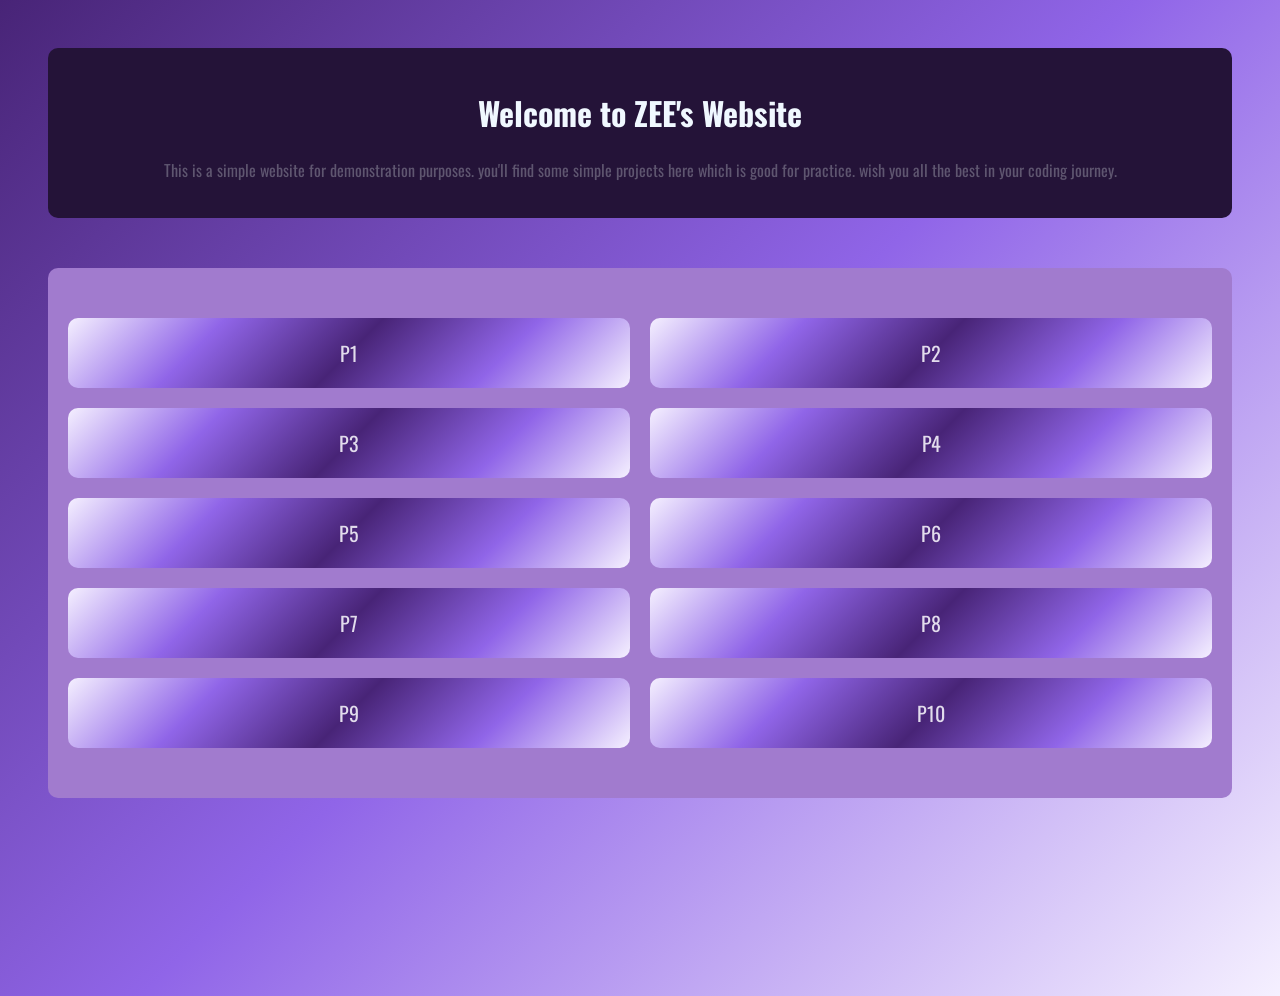
<file: index.html>
<!doctype html>
<html lang="en">
  <head>
    <meta charset="UTF-8" />
    <meta name="viewport" content="width=device-width, initial-scale=1.0" />
    <title>Document</title>
    <link rel="stylesheet" href="style.css" />
    <link rel="preconnect" href="https://fonts.googleapis.com" />
    <link rel="preconnect" href="https://fonts.gstatic.com" crossorigin />
    <link
      href="https://fonts.googleapis.com/css2?family=Oswald:wght@200..700&display=swap"
      rel="stylesheet"
    />
  </head>
  <body>
    <header>
      <h1>Welcome to ZEE's Website</h1>
      <p>This is a simple website for demonstration purposes. you'll find some simple projects here which is good for practice.
        wish you all the best in your coding journey.
      </p>
    </header>
    <section class="links">
      <a href="/Practice/P1/index.html">P1</a>
      <a href="/Practice/P2/index.html">P2</a>
      <a href="/Practice/P3/index.html">P3</a>
      <a href="/Practice/P4/index.html">P4</a>
      <a href="/Practice/P5/index.html">P5</a>
      <a href="/Practice/P6/index.html">P6</a>
      <a href="/Practice/P7/index.html">P7</a>
      <a href="/Practice/P8/index.html">P8</a>
      <a href="/Practice/P9/index.html">P9</a>
      <a href="/Practice/P10/index.html">P10</a>
    </section>
  </body>
</html>
</file>
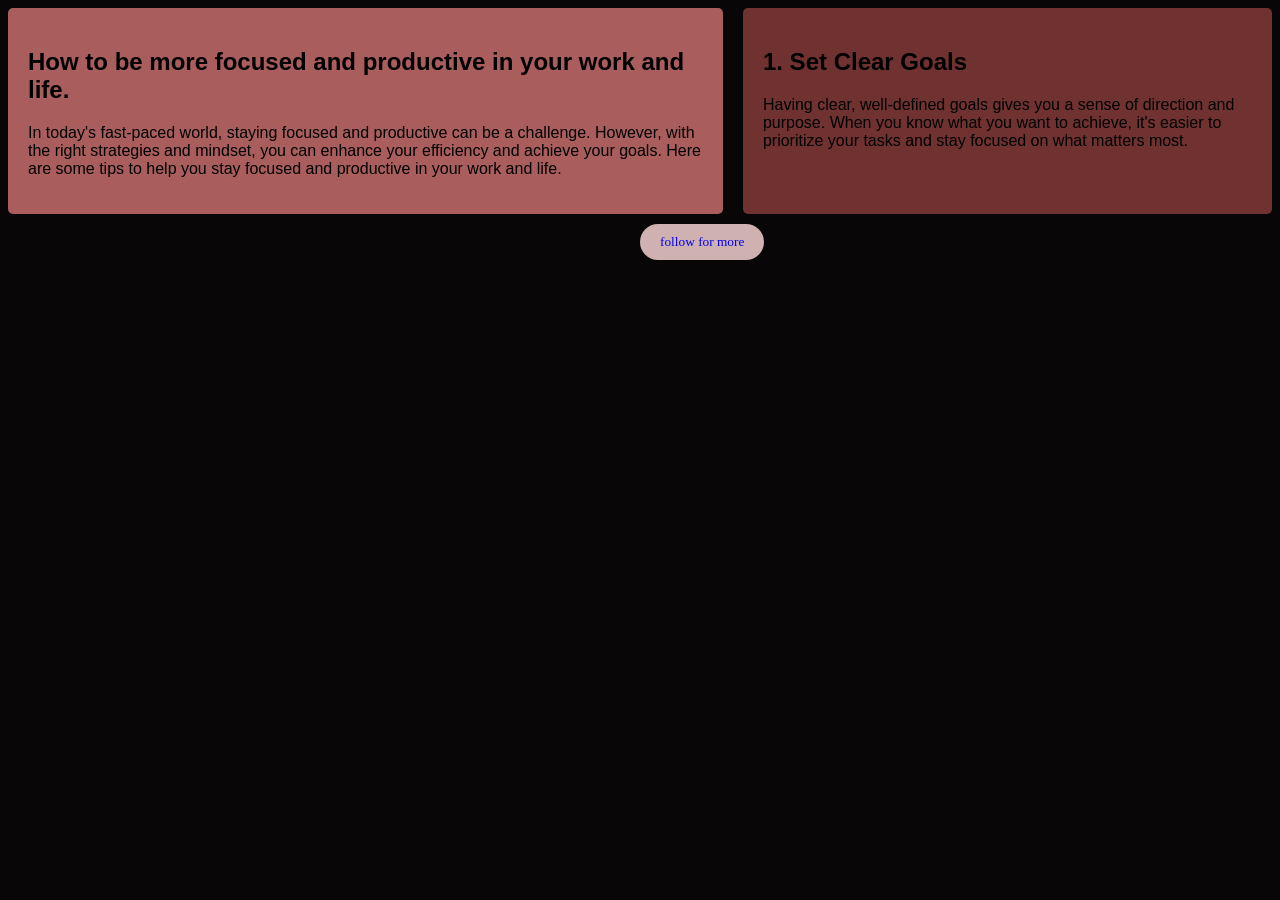
<file: homework/index.html>
<!DOCTYPE html>
<html lang="en">
<head>
    <meta charset="UTF-8">
    <meta name="viewport" content="width=, initial-scale=1.0">
    <link rel="stylesheet" href="style.css">
    <title>Document</title>
</head>
<body>
    <div id="pd">
    <div id="d1">
        <h2>
            How to be more focused and productive in your work and life.
        </h2>
        <p>
            In today's fast-paced world, staying focused and productive can be a challenge. However, with the right strategies and mindset, you can enhance your efficiency and achieve your goals. Here are some tips to help you stay focused and productive in your work and life.
        </p>
    </div>
    <div id="d2">
        <h2>
            1. Set Clear Goals
        </h2>
        <p>
            Having clear, well-defined goals gives you a sense of direction and purpose. When you know what you want to achieve, it's easier to prioritize your tasks and stay focused on what matters most.
        </p>
    </div>
    
    </div>
    <button>
     <a href="https://www.health.harvard.edu/mind-and-mood/tips-to-improve-concentration">follow for more</a>
    </button>
</body>
</html>
</file>
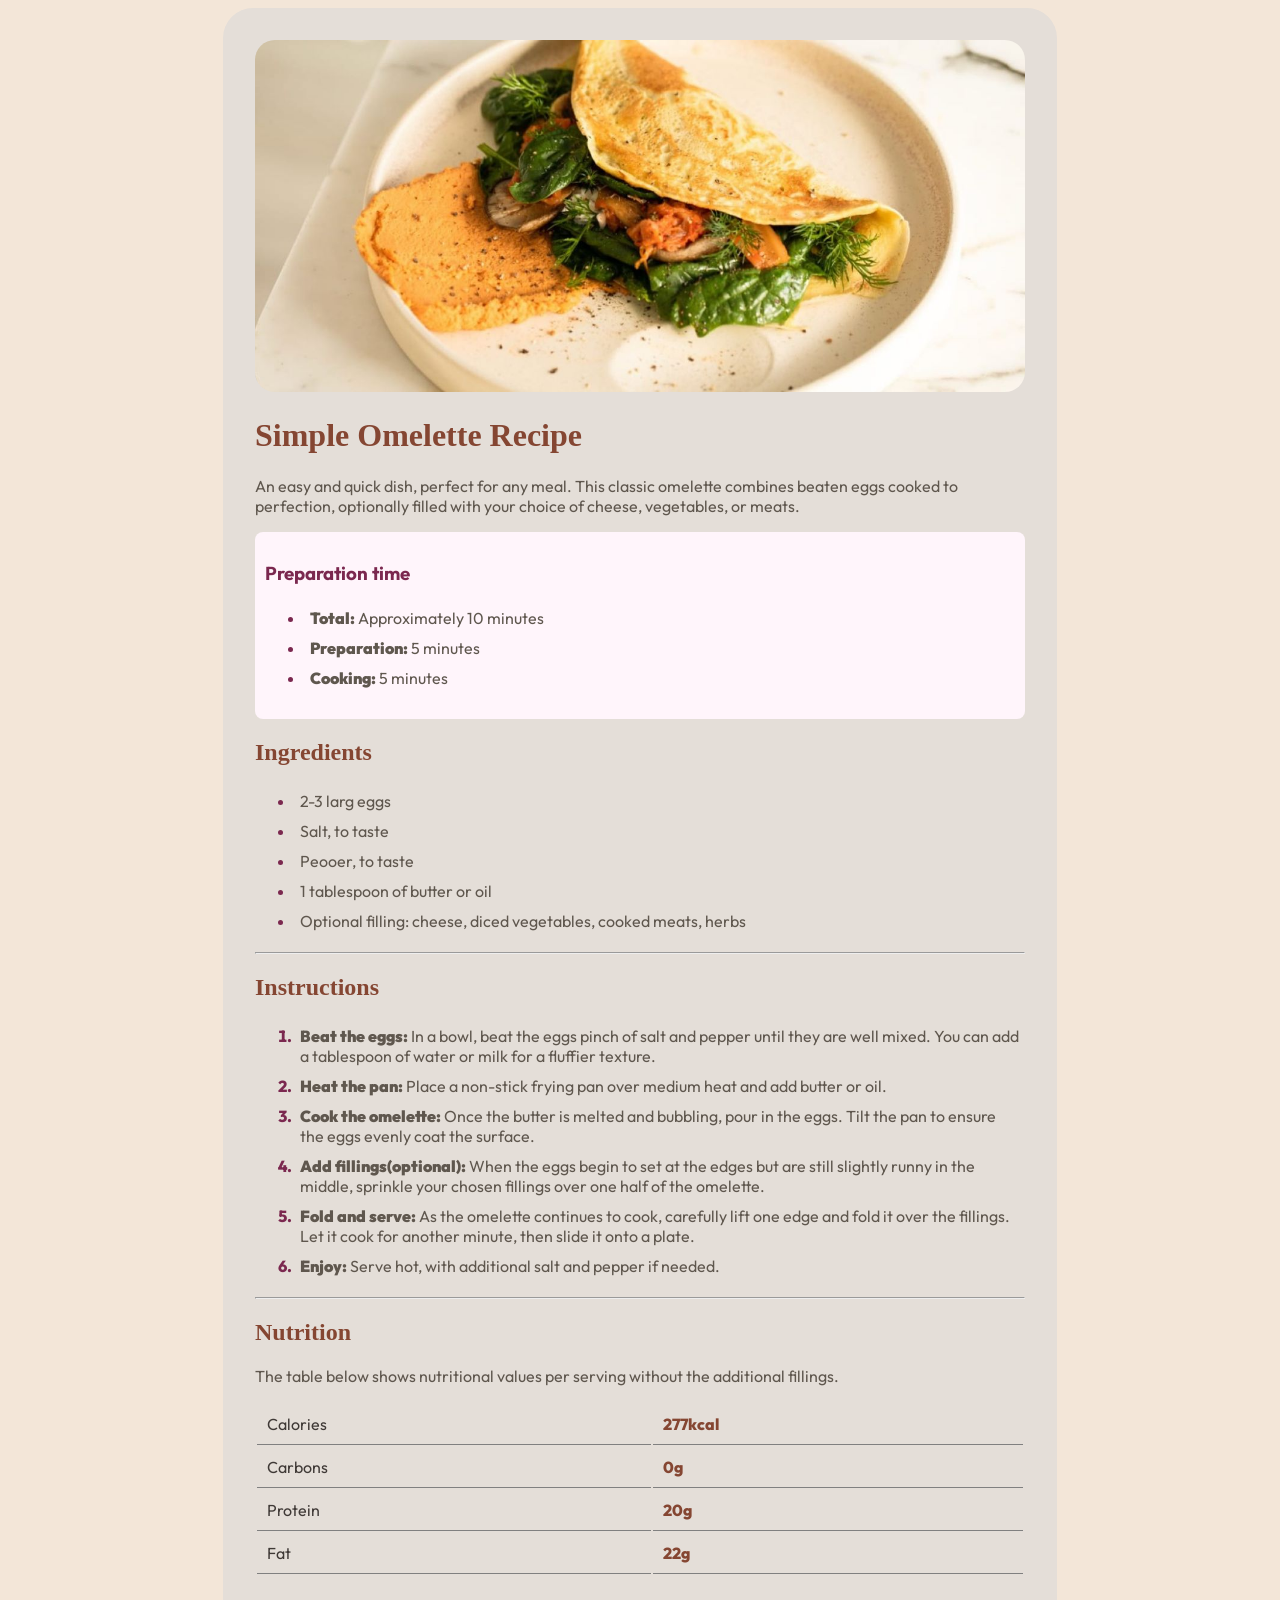
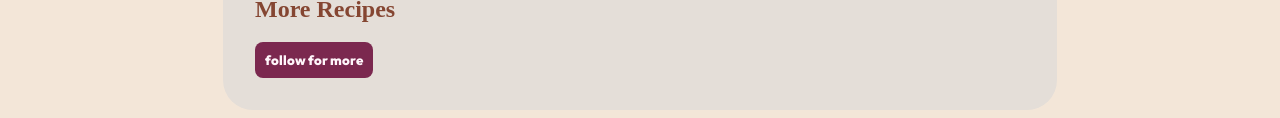
<file: Practice/index.html>
<!DOCTYPE html>
<html lang="en">
<head>
    <meta charset="UTF-8">
    <meta name="viewport" content="width=device-width, initial-scale=1.0">
    <title>Document</title>
    <link rel="stylesheet" href="style.css">
    <link rel="preconnect" href="https://fonts.googleapis.com">
<link rel="preconnect" href="https://fonts.gstatic.com" crossorigin>
<link href="https://fonts.googleapis.com/css2?family=Young+Serif&display=swap" rel="stylesheet">
<link rel="preconnect" href="https://fonts.googleapis.com">
<link rel="preconnect" href="https://fonts.gstatic.com" crossorigin>
<link href="https://fonts.googleapis.com/css2?family=Outfit:wght@100..900&display=swap" rel="stylesheet">
<script src="index.js"></script>
</head>
<body>
    <div id="bd">
        <img src="/emgs/meal.jpg" alt="omelette" width="100%">
        <h1>
            Simple Omelette Recipe
        </h1>
        <p>
            An easy and quick dish, perfect for any meal. This classic omelette
          combines beaten eggs cooked to perfection, optionally filled with your
          choice of cheese, vegetables, or meats.
        </p>
        <div id="d2">
            <h3>
                Preparation time
            </h3>
            <ul>
                <li>
                 <span> Total:</span> Approximately 10 minutes
                </li>
                <li>
                    <span>Preparation:</span> 5 minutes
                </li>
                <li>
                    <span>Cooking:</span> 5 minutes
                </li>
            </ul>
        </div>
        <div id="d3">
            <h2>
                Ingredients
            </h2>
            <ul>
                <li>
                    2-3 larg eggs
                </li>
                <li>
                    Salt, to taste
                </li>
                <li>
                    Peooer, to taste
                </li>
                <li>
                    1 tablespoon of butter or oil
                </li>
                <li>
                    Optional filling: cheese, diced vegetables, cooked meats, herbs
                </li>
            </ul>
        </div>
        <hr>
        <div>
            <h2>
                Instructions
            </h2>
            <ol>
            <li>
                <span>
                    Beat the eggs:
                </span>
                In a bowl, beat the eggs pinch of salt and pepper until they are well mixed. You can add a tablespoon of water or milk for a fluffier texture.
            </li>
            <li>
                <span>Heat the pan:</span>
                Place a non-stick frying pan over medium heat and add butter or oil.
            </li>
            <li>
                <span>Cook the omelette:</span>
                Once the butter is melted and bubbling, pour in the eggs. Tilt the pan to ensure the eggs evenly coat the surface.
            </li>
            <li>
                <span>Add fillings(optional):</span>
                When the eggs begin to set at the edges but are still slightly runny in the middle, sprinkle your chosen fillings over one half of the omelette.
            </li>
            <li>
                <span>Fold and serve:</span>
                 As the omelette continues to cook, carefully lift one edge and fold it over the fillings. Let it cook for another minute, then slide it onto a plate.
            </li>
            <li>
                <span>Enjoy:</span>
                Serve hot, with additional salt and pepper if needed.
            </li>
            </ol>
        </div>
        <hr>
        <div>
            <h2>Nutrition</h2>
            <p>The table below shows nutritional values per serving without the additional fillings.</p>
        <table>
            <tr>
                <td>
                    Calories
                </td>
                <td class="nb">
                    277kcal
                </td>
            </tr>
            <tr>
                <td>
                    Carbons
                </td>
                <td class="nb">
                    0g
                </td>
            </tr>
            <tr>
                <td>
                    Protein
                </td>
                <td class="nb">
                    20g
                </td>
            </tr>
            <tr>
                <td>
                    Fat
                </td>
                <td class="nb">
                    22g
                </td>
            </tr>
        </table>
        </div>
        <h2 id="more-recipes">More Recipes</h2>
        <button onclick="testf()">follow for more</button>
    </div>

    
</body>
</html>
</file>
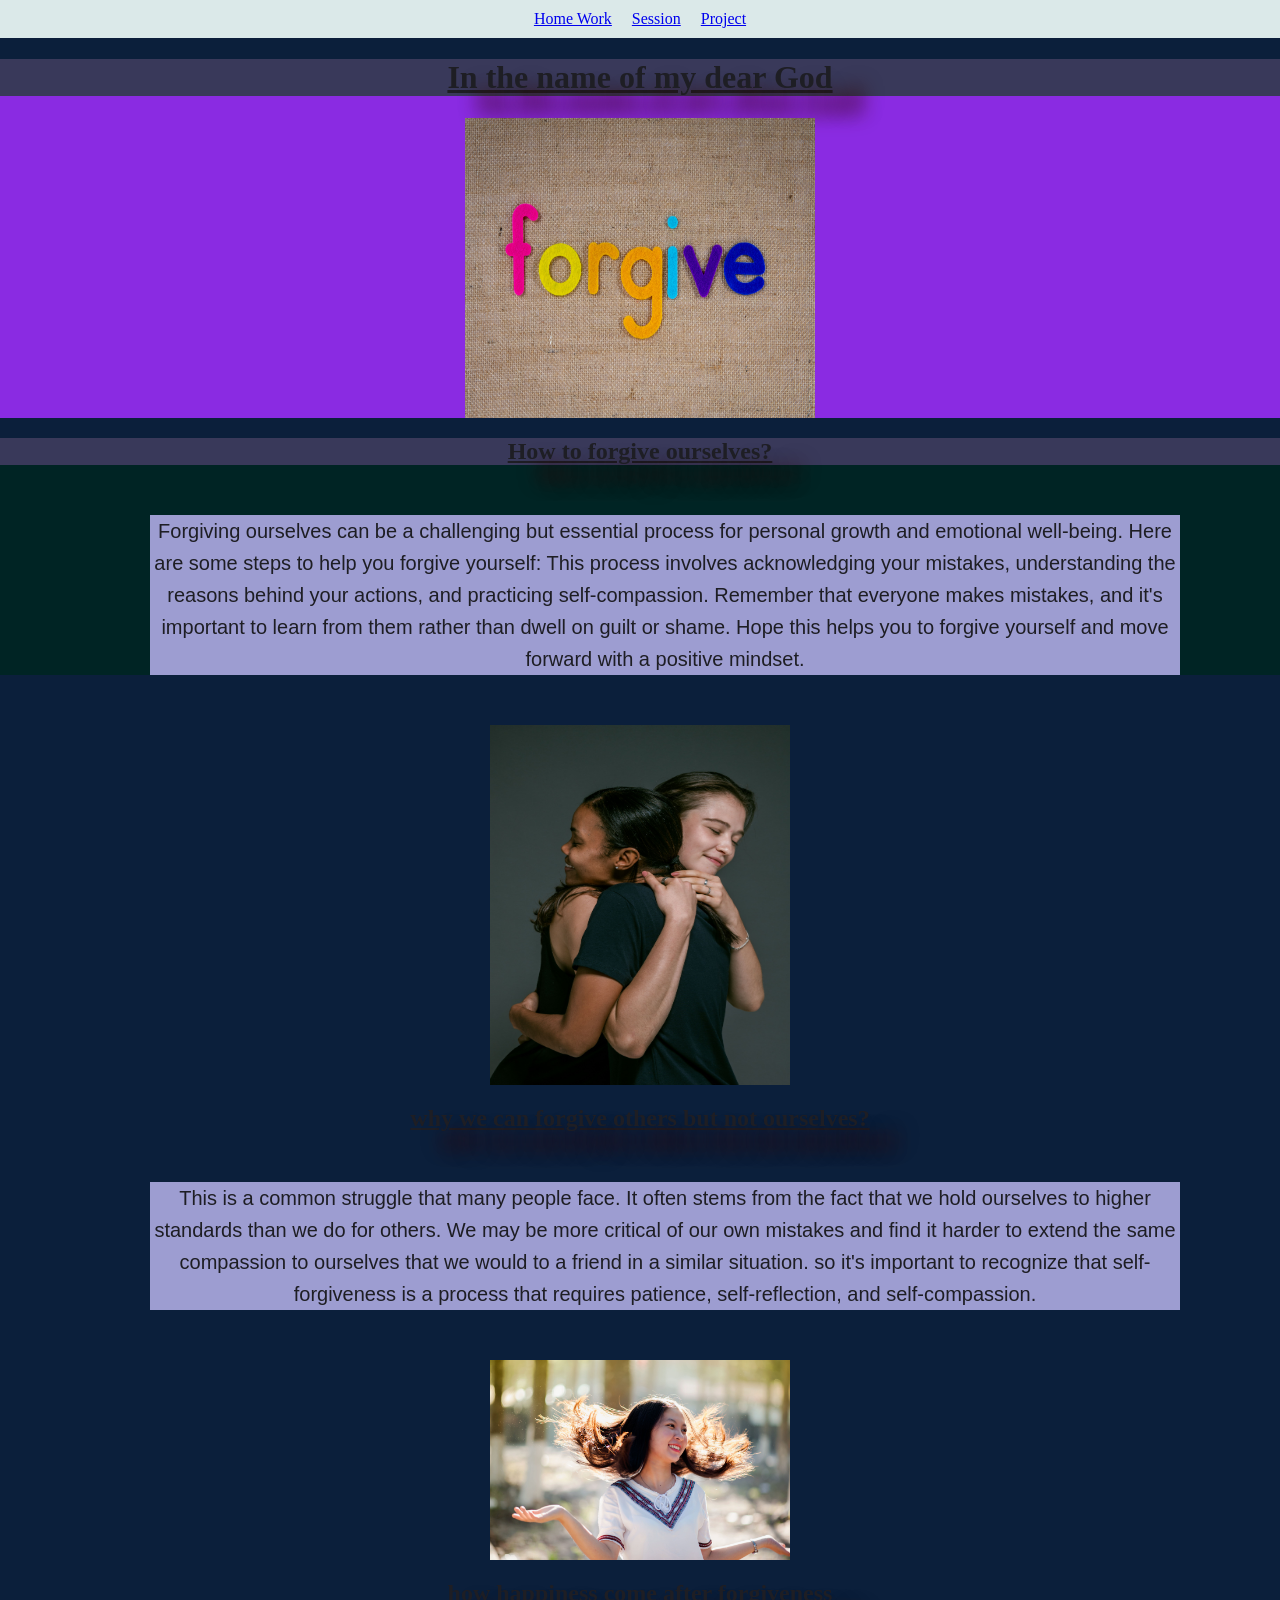
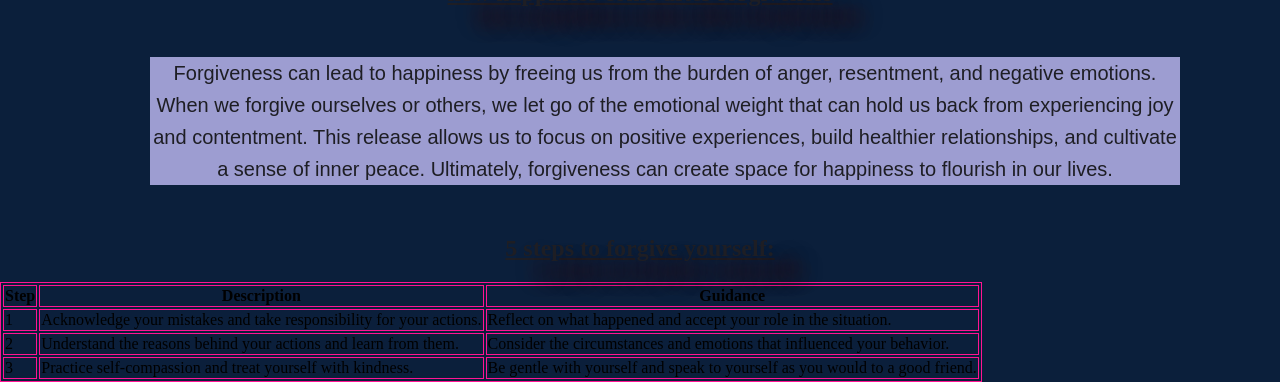
<file: Practice/P2/index.html>
<!doctype html>
<html lang="en">
  <head>
    <meta charset="UTF-8" />
    <meta name="viewport" content="width=device-width, initial-scale=1.0" />
    <title>Home Work</title>
    <style>
     
      #d1{ background-color: blueviolet;
        
      }
      #d2{ background-color: rgb(0, 36, 36);
        
      }
       div {
        background-color: rgb(112, 175, 175);
      }
      .hs{
        background-color: rgb(57, 57, 90);
      }
      body {
        background-color: #0B1F3B;
        margin: 0; 
        
      }
      tr:hover {
        background-color: coral;
      }

      table,
      th,
      td {
        border: 1px solid;
        table-layout: fixed;
        border-color: deeppink;
        border-style: bold;
      }
      h1,
      h2 {
        color: rgb(30, 30, 36);
        text-align: center;
        text-shadow: 30px 20px 20px rgb(50, 0, 0);
        text-decoration: underline;
      }
      p {
        font-size: 20px;
        text-align: center;
        color: rgb(30, 30, 36);
        font-family: Arial, sans-serif;
        background-color: rgb(157, 157, 209);
        line-height: 1.6;
        margin-top: 50px;
        margin-bottom: 50px;
        margin-left: 150px;
        margin-right: 100px;
      }
      img {
        display: block;
        margin-left: auto;
        margin-right: auto;
      }
      nav {
        background-color: rgb(219, 233, 233);
        padding: 10px;
        text-align: center;
        display: flex;
        justify-content: center;
        gap: 20px;
        position: sticky;
        top: 0px;

      }
    </style>
  </head>

  <body>
    <nav>
      <a href="homework/index.html">Home Work</a>
      <a href="/session/index.html">Session</a>
      <a href="https://first-zees-project.netlify.app/">Project</a>
    </nav>
    <div id="d1">
      <h1 class="hs">In the name of my dear God</h1>
      <img
        src="/emgs/forgive.jpg"
        alt="forgive image"
        width="350"
        height="300"
      />
    </div>
    <div id="d2">
      <h2 class="hs">How to forgive ourselves?</h2>
      <p>
        Forgiving ourselves can be a challenging but essential process for
        personal growth and emotional well-being. Here are some steps to help
        you forgive yourself: This process involves acknowledging your mistakes,
        understanding the reasons behind your actions, and practicing
        self-compassion. Remember that everyone makes mistakes, and it's
        important to learn from them rather than dwell on guilt or shame. Hope
        this helps you to forgive yourself and move forward with a positive
        mindset.
      </p>
    </div>
    <img
      src="/emgs/forgiving-others.jpg"
      id="image"
      alt="Forgiveness Image"
      width="300"
      height="360"
    />
    <h2>why we can forgive others but not ourselves?</h2>
    <p>
      This is a common struggle that many people face. It often stems from the
      fact that we hold ourselves to higher standards than we do for others. We
      may be more critical of our own mistakes and find it harder to extend the
      same compassion to ourselves that we would to a friend in a similar
      situation. so it's important to recognize that self-forgiveness is a
      process that requires patience, self-reflection, and self-compassion.
    </p>
    <img src="/emgs/happy.jpg" alt=" Happy Image" width="300" height="200" />
    <h2>how happiness come after forgiveness</h2>
    <p>
      Forgiveness can lead to happiness by freeing us from the burden of anger,
      resentment, and negative emotions. When we forgive ourselves or others, we
      let go of the emotional weight that can hold us back from experiencing joy
      and contentment. This release allows us to focus on positive experiences,
      build healthier relationships, and cultivate a sense of inner peace.
      Ultimately, forgiveness can create space for happiness to flourish in our
      lives.
    </p>

    <h2>5 steps to forgive yourself:</h2>
    <table>
      <tr>
        <th>Step</th>
        <th>Description</th>
        <th>Guidance</th>
      </tr>
      <tr>
        <td>1</td>
        <td>
          Acknowledge your mistakes and take responsibility for your actions.
        </td>
        <td>Reflect on what happened and accept your role in the situation.</td>
      </tr>
      <tr>
        <td>2</td>
        <td>Understand the reasons behind your actions and learn from them.</td>
        <td>
          Consider the circumstances and emotions that influenced your behavior.
        </td>
      </tr>
      <tr>
        <td>3</td>
        <td>Practice self-compassion and treat yourself with kindness.</td>
        <td>
          Be gentle with yourself and speak to yourself as you would to a good
          friend.
        </td>
      </tr>
    </table>
  </body>
</html>
</file>
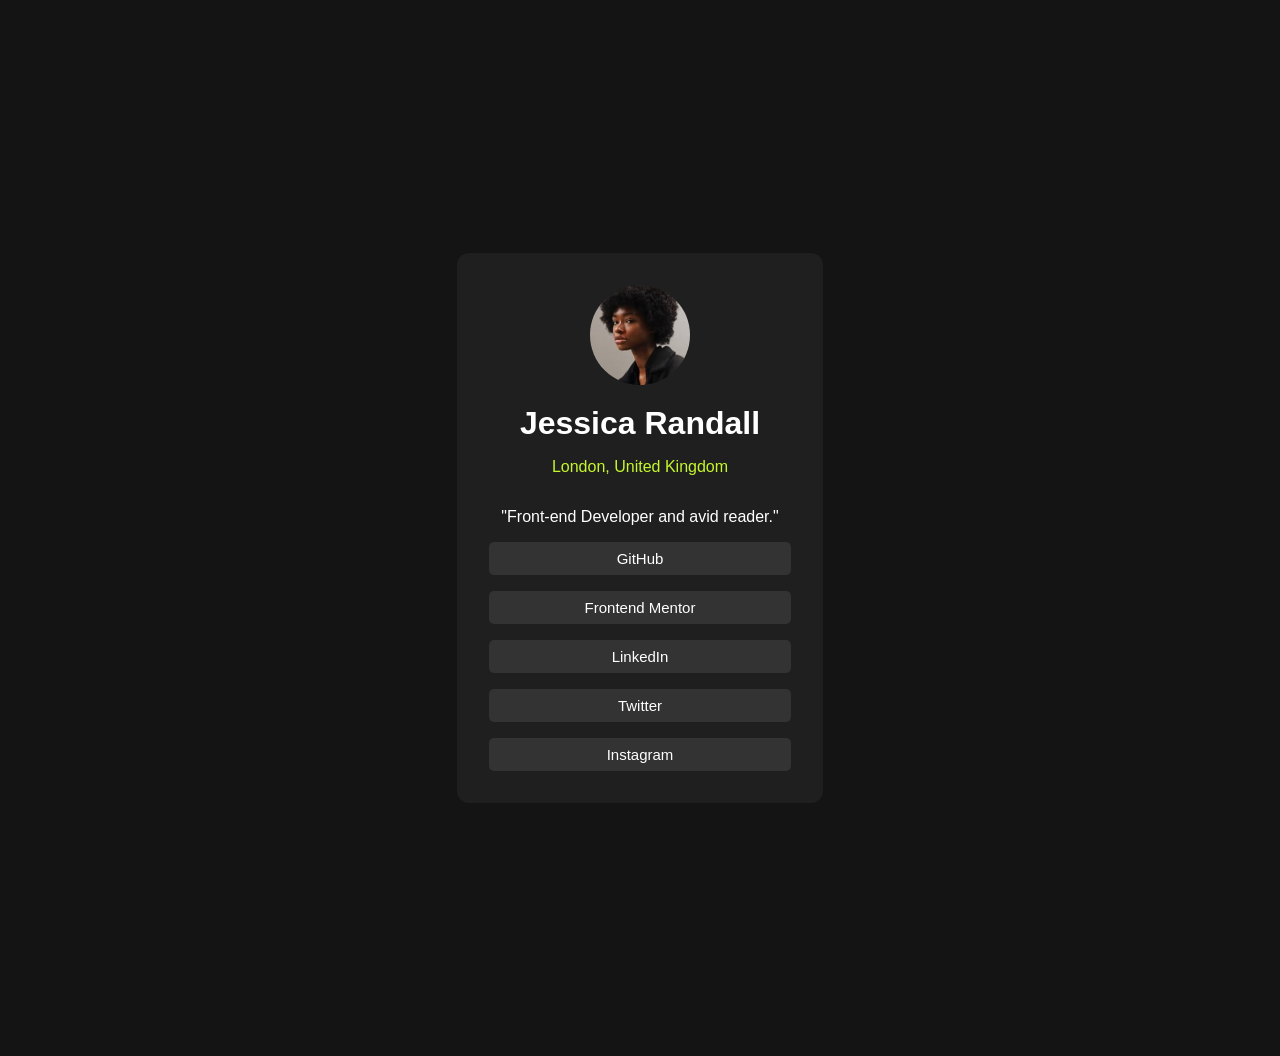
<file: Practice/P4/index.html>
<!doctype html>
<html lang="en">
  <head>
    <meta charset="UTF-8" />
    <meta name="viewport" content="width=device-width, initial-scale=1.0" />
    <!-- displays site properly based on user's device -->

    <link
      rel="icon"
      type="image/png"
      sizes="32x32"
      href="./assets/images/favicon-32x32.png"
    />

    <title>Frontend Mentor | Social links profile</title>

    <!-- Feel free to remove these styles or customise in your own stylesheet 👍 -->
    <style>
      img {
        width: 100px;
        height: 100px;
        border-radius: 50%;
        display: flex;
        margin: auto;
      }
      body {
        background-color: hsl(0, 0%, 8%);
        color: hsl(0, 0%, 100%);
        font-family: "inter", sans-serif;
      }
      .container {
        display: flex;
        flex-direction: column;
        align-items: center;
        height: max-content;
        width: max-content;
        justify-content: center;
        margin: 20% auto;
        background-color: hsl(0, 0%, 12%);
        border-radius: 12px;
        padding: 2rem;
      }
      #location {
        color: hsl(75, 94%, 57%);
        display: flex;
        justify-content: center;
      }
#social-links {
  display: flex;
  flex-direction: column;
    gap: 1rem;
    
}
button {
    background-color: hsl(0, 0%, 20%);
    border: none;
    color: hsl(0, 0%, 100%);
    font-size: 15px;
    border-radius: 5px;
    padding: 0.5rem 6rem;
}
#profile {
    display: flex;
    flex-direction: column;
    gap: 20px;
}
h1 {
    margin: 0;
}
    </style>
  </head>
  <body>
    <div class="container">
      <div id="profile">
        <img src="./img/avatar-jessica (3).jpeg" alt="Jessica" />
        <div><h1>Jessica Randall</h1>
        <p id="location">London, United Kingdom</p>
        </div>
      </div>
      <p id="bio">"Front-end Developer and avid reader."</p>
      <div id="social-links">
        <button>GitHub</button><button>Frontend Mentor</button><button>LinkedIn</button><button>Twitter</button
        ><button>Instagram</button>
      </div>
    </div>
  </body>
</html>
</file>
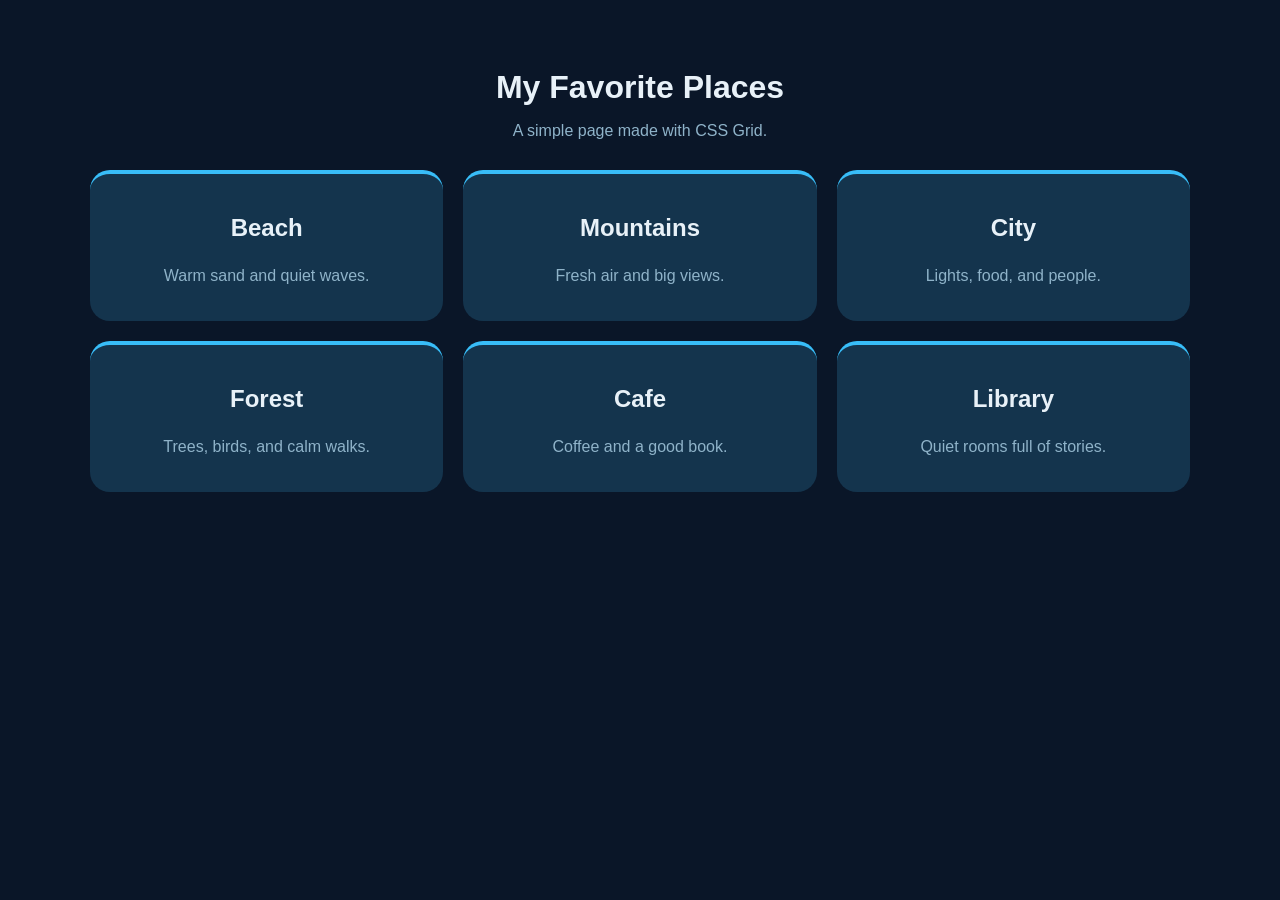
<file: Practice/P6/index.html>
<!DOCTYPE html>
<html lang="en">
  <head>
    <meta charset="UTF-8" />
    <meta name="viewport" content="width=device-width, initial-scale=1.0" />
    <title>My Favorite Places</title>
    <link rel="stylesheet" href="style.css" />
  </head>
  <body>
    <h1>My Favorite Places</h1>
    <p class="intro">A simple page made with CSS Grid.</p>

    <div class="places">
      <div class="card">
        <h2>Beach</h2>
        <p>Warm sand and quiet waves.</p>
      </div>

      <div class="card">
        <h2>Mountains</h2>
        <p>Fresh air and big views.</p>
      </div>

      <div class="card">
        <h2>City</h2>
        <p>Lights, food, and people.</p>
      </div>

      <div class="card">
        <h2>Forest</h2>
        <p>Trees, birds, and calm walks.</p>
      </div>

      <div class="card">
        <h2>Cafe</h2>
        <p>Coffee and a good book.</p>
      </div>

      <div class="card">
        <h2>Library</h2>
        <p>Quiet rooms full of stories.</p>
      </div>
    </div>
  </body>
</html>
</file>
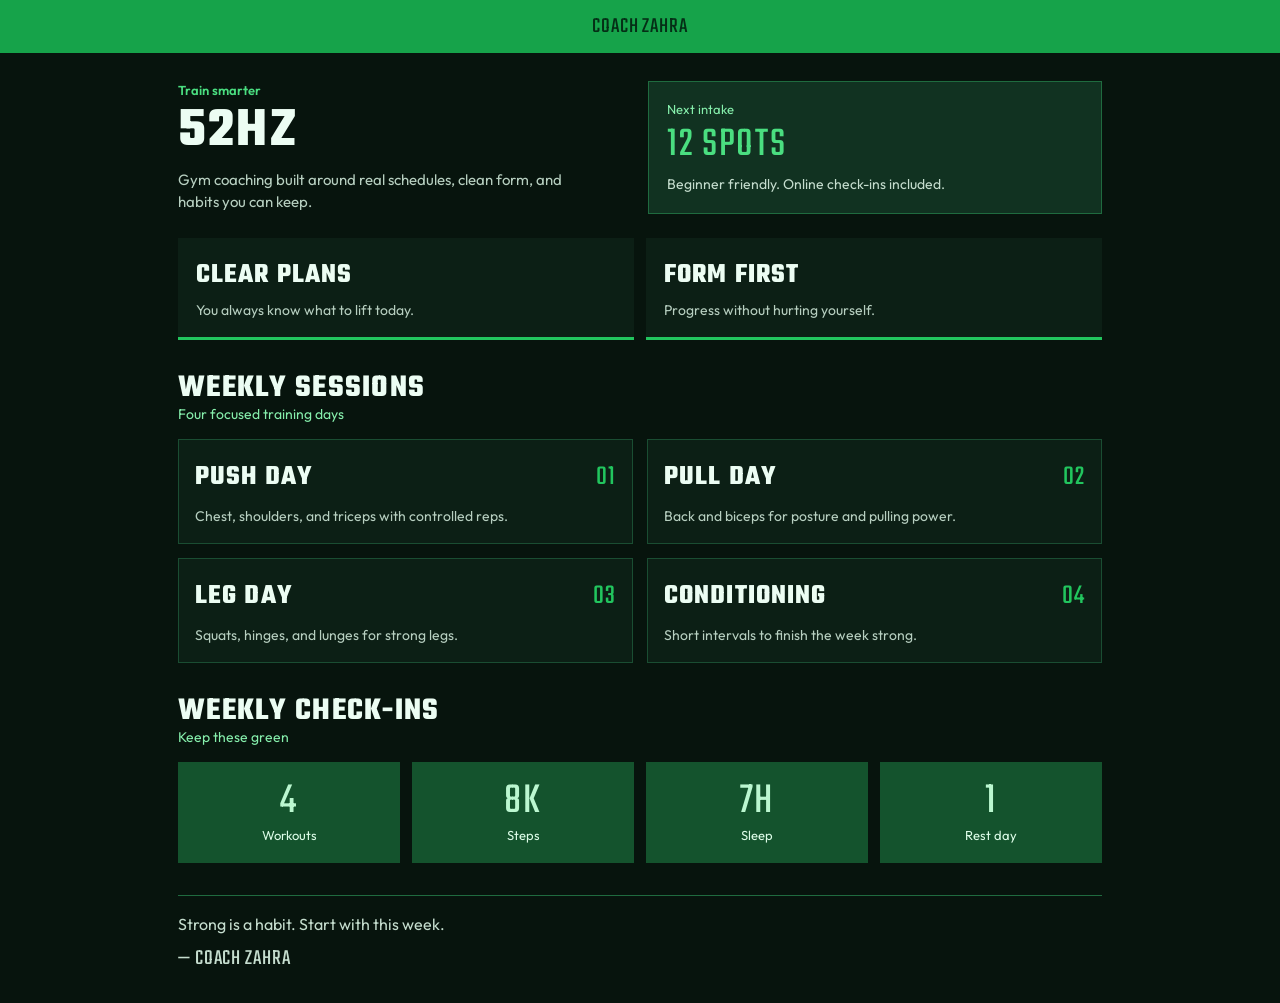
<file: Practice/P7/index.html>
<!DOCTYPE html>
<html lang="en">
  <head>
    <meta charset="UTF-8" />
    <meta name="viewport" content="width=device-width, initial-scale=1.0" />
    <title>52hz — Coach Zahra</title>
    <link rel="preconnect" href="https://fonts.googleapis.com" />
    <link rel="preconnect" href="https://fonts.gstatic.com" crossorigin />
    <link
      href="https://fonts.googleapis.com/css2?family=Outfit:wght@400;600;700&family=Teko:wght@500;600;700&display=swap"
      rel="stylesheet"
    />
    <link rel="stylesheet" href="style.css" />
  </head>
  <body>
    <div class="brand-bar">
      <p>Coach Zahra</p>
    </div>

    <main class="page">
      <header class="hero">
        <div class="hero-main">
          <p class="eyebrow">Train smarter</p>
          <h1>52hz</h1>
          <p class="tagline">
            Gym coaching built around real schedules, clean form,
            and habits you can keep.
          </p>
        </div>

        <aside class="hero-side">
          <p class="side-label">Next intake</p>
          <p class="side-value">12 spots</p>
          <p class="side-text">Beginner friendly. Online check-ins included.</p>
        </aside>
      </header>

      <section class="why">
        <div class="why-card">
          <h2>Clear plans</h2>
          <p>You always know what to lift today.</p>
        </div>
        <div class="why-card">
          <h2>Form first</h2>
          <p>Progress without hurting yourself.</p>
        </div>
      </section>

      <section class="sessions">
        <div class="section-head">
          <h2>Weekly sessions</h2>
          <p>Four focused training days</p>
        </div>

        <div class="session-grid">
          <article class="session">
            <div class="session-top">
              <h3>Push Day</h3>
              <span class="num">01</span>
            </div>
            <p>Chest, shoulders, and triceps with controlled reps.</p>
          </article>

          <article class="session">
            <div class="session-top">
              <h3>Pull Day</h3>
              <span class="num">02</span>
            </div>
            <p>Back and biceps for posture and pulling power.</p>
          </article>

          <article class="session">
            <div class="session-top">
              <h3>Leg Day</h3>
              <span class="num">03</span>
            </div>
            <p>Squats, hinges, and lunges for strong legs.</p>
          </article>

          <article class="session">
            <div class="session-top">
              <h3>Conditioning</h3>
              <span class="num">04</span>
            </div>
            <p>Short intervals to finish the week strong.</p>
          </article>
        </div>
      </section>

      <section class="checks">
        <div class="section-head">
          <h2>Weekly check-ins</h2>
          <p>Keep these green</p>
        </div>

        <div class="check-grid">
          <div class="check">
            <p class="check-value">4</p>
            <p class="check-label">Workouts</p>
          </div>
          <div class="check">
            <p class="check-value">8k</p>
            <p class="check-label">Steps</p>
          </div>
          <div class="check">
            <p class="check-value">7h</p>
            <p class="check-label">Sleep</p>
          </div>
          <div class="check">
            <p class="check-value">1</p>
            <p class="check-label">Rest day</p>
          </div>
        </div>
      </section>

      <footer class="footer">
        <p>Strong is a habit. Start with this week.</p>
        <p class="coach">— Coach Zahra</p>
      </footer>
    </main>
  </body>
</html>
</file>
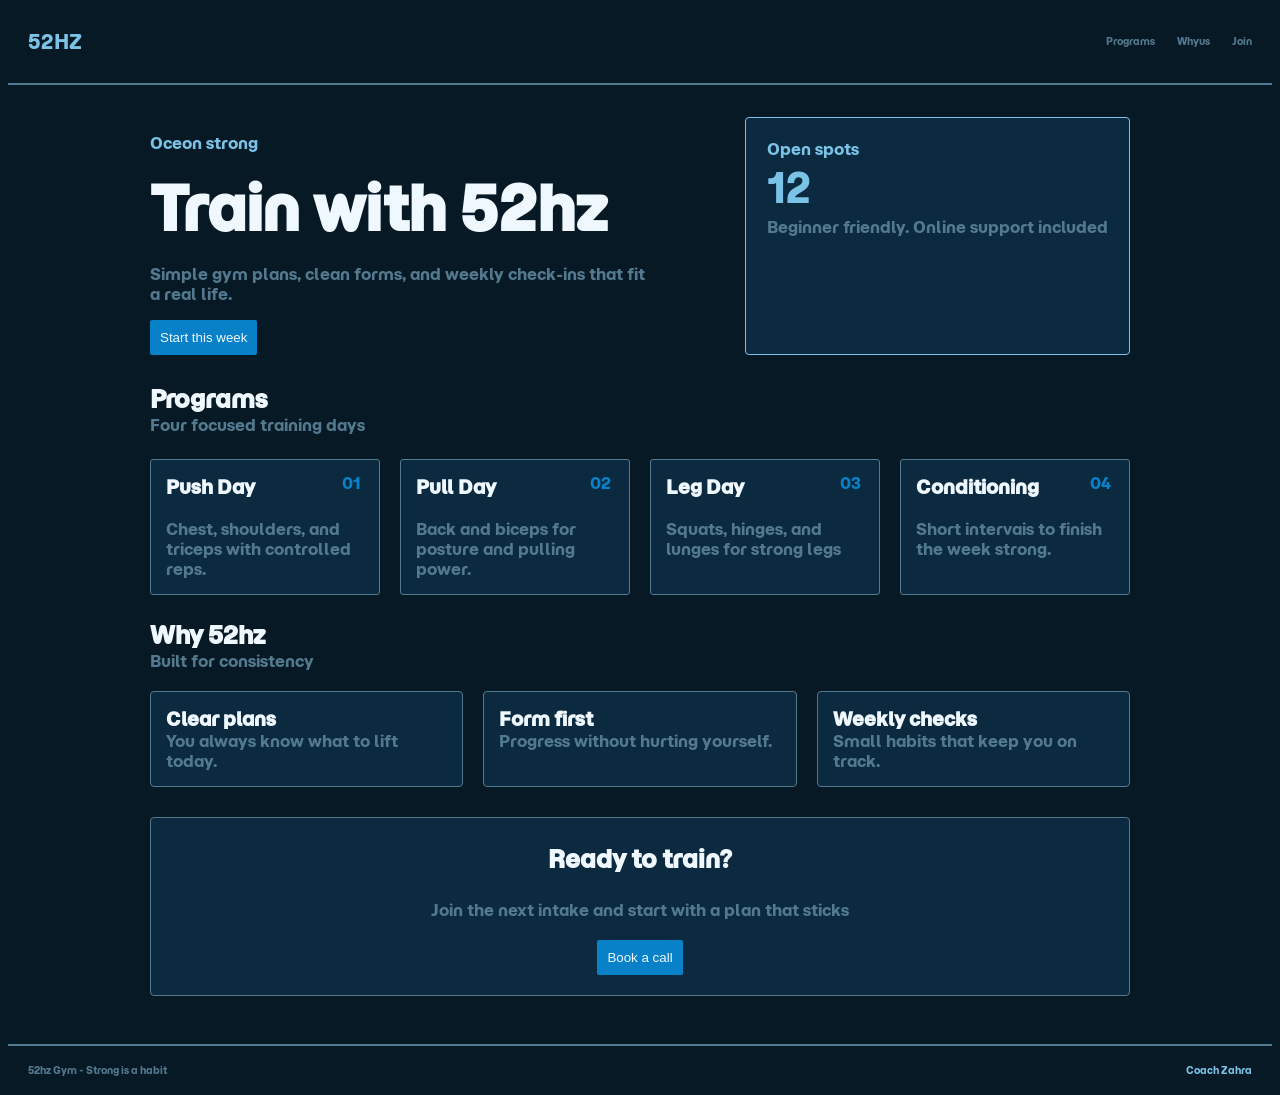
<file: Practice/P8/index.html>
<!doctype html>
<html lang="en">
  <head>
    <meta charset="UTF-8" />
    <meta name="viewport" content="width=device-width, initial-scale=1.0" />
    <title>Document</title>
    <link rel="stylesheet" href="style.css" />
    <link rel="preconnect" href="https://fonts.googleapis.com" />
    <link rel="preconnect" href="https://fonts.gstatic.com" crossorigin />
    <link
      href="https://fonts.googleapis.com/css2?family=Momo+Trust+Display&display=swap"
      rel="stylesheet"
    />
  </head>
  <body>
    <div class="brand-bar">
      <p class="brand">52HZ</p>
      <p class="links">Programs Whyus Join</p>
    </div>
    <hr />
    <main class="page">
      <header class="hero">
        <div class="hero-main">
          <p class="oceon">Oceon strong</p>
          <h1>Train with 52hz</h1>
          <p class="intro">
            Simple gym plans, clean forms, and weekly check-ins that fit a real
            life.
          </p>
          <button>Start this week</button>
        </div>

        <aside class="hero-side">
          <p class="spot">Open spots</p>
          <p class="num">12</p>
          <p>Beginner friendly. Online support included</p>
        </aside>
      </header>

      <section class="train-cards">
        <h2>Programs</h2>
        <p>Four focused training days</p>
        <div class="train-day">
        
            <div class="train">
              <h3>Push Day</h3>
              <span class="train-num">01</span>
              <p>Chest, shoulders, and triceps with controlled reps.</p>
            </div>
          
          
            <div class="train">
              <h3>Pull Day</h3>
              <span class="train-num">02</span>
              <p>Back and biceps for posture and pulling power.</p>
            </div>
          
          
            <div class="train">
              <h3>Leg Day</h3>
              <span class="train-num">03</span>
              <p>Squats, hinges, and lunges for strong legs</p>
            </div>
          
          
            <div class="train">
              <h3>Conditioning</h3>
              <span class="train-num">04</span>
              <p>Short intervais to finish the week strong.</p>
            </div>
          
        </div>
      </section>

      <section class="why">
        <div class="why-head">
          <h2>Why 52hz</h2>
          <p>Built for consistency</p>
        </div>
        <div class="why-cards">
        <div class="why-card">
          <h3>Clear plans</h3>
          <p>You always know what to lift today.</p>
        </div>
        <div class="why-card">
          <h3>Form first</h3>
          <p>Progress without hurting yourself.</p>
        </div>
        <div class="why-card">
          <h3>Weekly checks</h3>
          <p>Small habits that keep you on track.</p>
        </div>
        </div>
      </section>
      <section class="cta">
        <h2>Ready to train?</h2>
        <p>Join the next intake and start with a plan that sticks</p>
        <button>Book a call</button>
      </section>
    </main>
    <hr />
    <footer class="footer">
      <p>52hz Gym - Strong is a habit</p>
      <p class="coach">Coach Zahra</p>
    </footer>
  </body>
</html>
</file>
<file: style.css>
body{
   background: linear-gradient(
    135deg,
    #482477,
    #9065E8,
    #F5F0FF
  );background-repeat: no-repeat;
 font-family:"Oswald",sans-serif;
 color: aliceblue;
 padding: 40px 40px;
 height: 100vh;
 /* max-width: 100vw; */
}
.links{
  background-color: #a17bce;
  display:grid;
  grid-template-columns: repeat(2, 1fr);
  gap: 20px;
  padding: 50px 20px;
  border-radius: 10px;
  /* width: 100%;; */
  margin-top: 50px;
  
}
  a {
  color: #e2dcec;
  background: linear-gradient(
    135deg,
    #F5F0FF,
    #9065E8,
    #482477,
    #9065E8,
    #F5F0FF
  );
 
  padding: 20px;
text-align: center;
  border-radius: 10px;
  font-size: 20px;
  text-decoration: dotted;

  /* text-shadow: 20px black; */
 
}
a:hover{
  background: #482477;
  /* border: 3px solid #0d0714; */

}

/* .linkgrid{
  display: grid;
  grid-template-columns: repeat(2, 1fr);
  gap: 20px;
  padding: 50px;
  border-radius: 10px;
  max-width: 600px;
  margin-top: 30px;
} */
/* .homework{
background-color: #FFFFFF;
  color: #7041C7;
  padding: 20px;
  border-radius: 10px;
  text-decoration: dotted;
  text-shadow: 20px black;
}
.session{
  background-color: #FFFFFF;
  color: #7041C7;
  padding: 20px;
  border-radius: 10px;
  text-decoration: dotted;
  text-shadow: 20px black;
} */
header{
  background-color: #241338;
  padding: 20px;
  border-radius: 10px;
  /* width: 100%; */
text-align: center;
  margin-bottom: 30px;
}
p{
  color: 	#5F5670;
  ;
}
</file>
<file: homework/style.css>
body {
  font-family: Arial, sans-serif;
  background-color: #080606;
}
#d1 {
  background-color: #aa5d5d;
  padding: 20px;
  border-radius: 5px;
}
#d2 {
  background-color: #703131;
  padding: 20px;
  border-radius: 5px;
}
#pd {
  display: flex;
  gap: 20px;
}
button {
  background-color: #cfb1b1;
  border: none;
  padding: 10px 20px;
  border-radius: 50px;
  cursor: pointer;
  margin-top: 10px;
  margin-left: 50%;
}
a {
  /* color: #000000; */
  text-decoration: none;
  text-shadow: #703131;
  font-family: lucida handwriting, cursive;
  
}
</file>
<file: Practice/style.css>
/* Nutmeg: hsl(14, 45%, 36%)
Dark Raspberry: hsl(332, 51%, 32%)

Neutral
White: hsl(0, 0%, 100%)
Rose White: hsl(330, 100%, 98%)
Eggshell: hsl(30, 54%, 90%)
Light Grey: hsl(30, 18%, 87%)
Wenge Brown: hsl(30, 10%, 34%)
Dark Charcoal: hsl(24, 5%, 18%) */
body{
background-color: hsl(30, 54%, 90%);
color : hsl(14, 45%, 36%);
font-family: "Young Serif" "Weights: 400";


}
#bd{
    background-color: hsl(30, 18%, 87%);
    margin: auto;
    padding: 32px;
    max-width: 770px;
    border-radius: 30px;
}
p{
    color: hsl(30, 10%, 34%);
    font-family: "outfit";
}
#d2{
background-color: hsl(322, 100%, 98%);
color: hsl(332, 51%, 32%);
padding: 10px;
border-radius: 8px;
font-family: "outfit";
}
li{
    color:  hsl(30, 10%, 34%);
    padding: 5px;

}
li > span{
    font-weight: 900;
}
li::marker{
    color: hsl(332, 51%, 32%);
}
img{
    border-radius: 20px;
}
#d3 > ul {
    font-family: "outfit";
}
table{
width: 100%;
font-family: "outfit";
}
.nb{
    font-weight: 800;
    color: hsl(14, 45%, 36%);
}
td{
    color: hsl(20, 8%, 23%);
    border-bottom: 1px solid gray;
    padding: 10px; 
}
ol{
    font-family: "outfit";
}
ol > li::marker{
font-weight: 800;
}
button{
    background-color: hsl(332, 51%, 32%);
    color: hsl(330, 100%, 98%);
    font-family: "outfit";
    font-weight: 800;
    padding: 10px;
    border-radius: 8px;
    border: none;
}
button:hover{
    background-color: hsl(212, 45%, 36%);
    color: hsl(30, 30%, 96%);
    cursor: pointer;
}
</file>
<file: Practice/P6/style.css>
/* * {
  box-sizing: border-box;
  margin: 0;
  padding: 0;
} */
body{
    background-color: #0a1628;
    color: #e8f1f8;
    font-family: arial, sans-serif;
padding: 40px 20px;
}
h1{
    text-align: center;
   margin-bottom: 8px;

}
.intro{
    text-align: center;
    color: #8fb3c9;
    margin-bottom: 30px;
}
.places{
display: grid;
grid-template-columns: repeat(3, 1fr);
max-width: 1100px;
border: 20px;
margin: auto;
gap: 20px;
}
.card{
    background-color: #14344d;
    border-radius: 20px;
padding: 20px;
border-top: 4px solid #38bdf8;
}
.card h2{
    padding-bottom: 5px;
    text-align: center;
}
.card p{
    text-align: center;
    color: #8fb3c9;
}
</file>
<file: Practice/P7/style.css>
* {
  box-sizing: border-box;
  margin: 0;
  padding: 0;
}

/* ===== BASE STYLES (PHONE) — already done for you ===== */

body {
  font-family: "Outfit", sans-serif;
  background-color: #07140d;
  color: #ecfdf3;
  line-height: 1.5;
}

h1,
h2,
h3,
.num,
.check-value,
.coach,
.brand-bar,
.side-value {
  font-family: "Teko", sans-serif;
  letter-spacing: 0.04em;
  text-transform: uppercase;
}

.brand-bar {
  background-color: #16a34a;
  color: #052e16;
  text-align: center;
  font-size: 22px;
  padding: 10px 16px;
}

.page {
  padding: 24px 16px 40px;
  max-width: 980px;
  margin: 0 auto;
}

.hero {
  display: grid;
  grid-template-columns: 1fr;
  gap: 16px;
  margin-bottom: 24px;
}

.eyebrow {
  color: #4ade80;
  font-size: 13px;
  font-weight: 600;
  margin-bottom: 6px;
}

.hero h1 {
  font-size: 56px;
  line-height: 0.9;
  margin-bottom: 12px;
}

.tagline {
  color: #b7cfc0;
  max-width: 420px;
  font-size: 15px;
}

.hero-side {
  background-color: #113221;
  border: 1px solid #1f6b3f;
  padding: 18px;
}

.side-label {
  color: #86efac;
  font-size: 13px;
  margin-bottom: 4px;
}

.side-value {
  font-size: 42px;
  color: #4ade80;
  line-height: 1;
  margin-bottom: 8px;
}

.side-text {
  color: #c5ddce;
  font-size: 14px;
}

.why {
  display: grid;
  grid-template-columns: 1fr;
  gap: 12px;
  margin-bottom: 32px;
}

.why-card {
  background-color: #0c1f15;
  padding: 16px 18px;
  border-bottom: 3px solid #22c55e;
}

.why-card h2 {
  font-size: 28px;
  margin-bottom: 4px;
}

.why-card p {
  color: #b7cfc0;
  font-size: 14px;
}

.section-head {
  margin-bottom: 14px;
}

.section-head h2 {
  font-size: 32px;
  line-height: 1;
}

.section-head p {
  color: #86efac;
  font-size: 14px;
}

.sessions {
  margin-bottom: 32px;
}

.session-grid {
  display: grid;
  grid-template-columns: 1fr; /* phone: 1 column */
  gap: 14px;
}

.session {
  background-color: #0c1f15;
  padding: 16px;
  border: 1px solid #1a4d32;
}

.session-top {
  display: flex;
  justify-content: space-between;
  align-items: baseline;
  gap: 12px;
  margin-bottom: 8px;
}

.session h3 {
  font-size: 28px;
}

.num {
  color: #22c55e;
  font-size: 28px;
}

.session p {
  color: #b7cfc0;
  font-size: 14px;
}

.checks {
  margin-bottom: 32px;
}

.check-grid {
  display: grid;
  grid-template-columns: 1fr; /* phone: 1 column */
  gap: 12px;
}

.check {
  background-color: #14532d;
  padding: 18px 12px;
  text-align: center;
}

.check-value {
  font-size: 44px;
  color: #bbf7d0;
  line-height: 1;
  margin-bottom: 2px;
}

.check-label {
  font-size: 13px;
  color: #dcfce7;
}

.footer {
  text-align: left;
  padding-top: 16px;
  border-top: 1px solid #1f6b3f;
}

.footer p {
  color: #c5ddce;
}

.coach {
  margin-top: 6px;
  color: #4ade80;
  font-size: 22px;
}

/* ===== YOUR TURN: add media queries below ===== */

/*
  Goal: make 52hz responsive.

  1. At 600px and up (tablet):
     - .hero → 2 columns (main + side card)
     - .why → 2 columns
     - .session-grid → 2 columns
     - .check-grid → 2 columns
     - hero h1 around 72px

  2. At 900px and up (desktop):
     - .check-grid → 4 columns
     - hero h1 around 88px
     - section-head h2 a bit bigger

  Hint:
  @media (min-width: 600px) {
    ...
  }
*/

@media (min-width: 600px) {
  /* write your tablet styles here */
 .hero{
  grid-template-columns: 1fr 1fr;
 }
 .why{
   grid-template-columns: 1fr 1fr;
 }
 .session-grid{
  grid-template-columns: repeat(2, 1fr);
 }
 .check-grid{
  grid-template-columns: repeat(4, 1fr);
 }
 .page{
  padding: 28px;
 }
}

@media (min-width: 900px) {
  /* write your desktop styles here */
}
</file>
<file: Practice/P8/style.css>
body{
    background-color: #071925;
    color: aliceblue;
    font-family: momo trust display, sans-serif;
}
.oceon{
    color: #7BC2E7;
}
h1{
    font-size: 60px;
}

p, hr{
    color: #53798E;
}
hr{
    border: 1px solid #53798E;
}
.brand-bar{
    display: flex;
    justify-content: space-between;
padding-inline-end: 20px;
padding-inline-start: 20px;
}

.brand{
    font-size: 20px;
     color: #7BC2E7;
}
.links{
    font-size: 10px;
    word-spacing: 20px;
    padding-top: 17px;
}
.page {
  padding: 24px 16px 40px;
  max-width: 980px;
  margin: 0 auto;
}
.hero{
    display: flex;
    justify-content: space-between;
    padding-bottom: 28px;
}
.hero h1{
    margin: 0%;
}
.hero-main{
max-width: 500px;
}
.hero-side{
    background-color: #0B2A3F;
    border-radius: 4px;
    border: #7BC2E7 1px solid;
    
    padding: 20px;
    display: flex;
    flex-direction: column;
    gap: 1px;
}
.hero-side p{
    margin: 1px;
}
.spot{
    color:#7BC2E7;
    margin: 0;
}
button{
    background-color: #0881C9;
    color: aliceblue;
    padding: 10px;
    border-radius: 2px;
    border: #0881C9;
}
.train-cards h2{
    margin: 0%;
}
.train-cards p{
    margin: 0%;
}
.train{
    background-color: #0B2A3F;
    border-radius: 3px;
    padding: 15px;
    border: #53798E 1px solid;
    position: relative;
}
.train-day{
    display: grid;
    grid-template-columns: repeat(4, 1fr);
    gap: 20px;
    padding-top: 24px;
}

.train h3{
    margin: 0;
    padding-bottom: 20px;
}
.train-num{
   color: #0881C9; 
   position: absolute;
   top: 10%;
right: 8%;
}
.why{
    padding-top: 24px;
}
.why-cards{
    display: grid;
    grid-template-columns: repeat(3, 1fr);
gap: 20px;

}
.why-head{
    padding-bottom: 20px;
}
.why-head h2{
margin: 0;
}
.why-head p{
    margin: 0;
}
.why-card p{
    margin: 0;
}
.why-card h3{
    margin: 0;
}
.why-card{
    background-color: #0B2A3F;
    border-radius: 4px;
border: #53798E 1px solid;
padding: 15px;
    
}
.cta{
    background-color: #0B2A3F;
    display: flex;
    flex-direction: column;
  align-items: center;
  margin-top: 30px;
  padding: 20px;
  border-radius: 4px;
  border: #53798E 1px solid;
    
}
.cta p{
    margin: 20px;
}
.cta h2{
    margin: 5px;
}
.num{
    color: #7BC2E7;
    font-size: 40px;
    margin: 0;
}

.footer{
    display: flex;
    justify-content: space-between;
    font-size: 10px;
    padding-inline-end: 20px;
padding-inline-start: 20px;
}

.coach{
    color: #7BC2E7;
}
</file>
